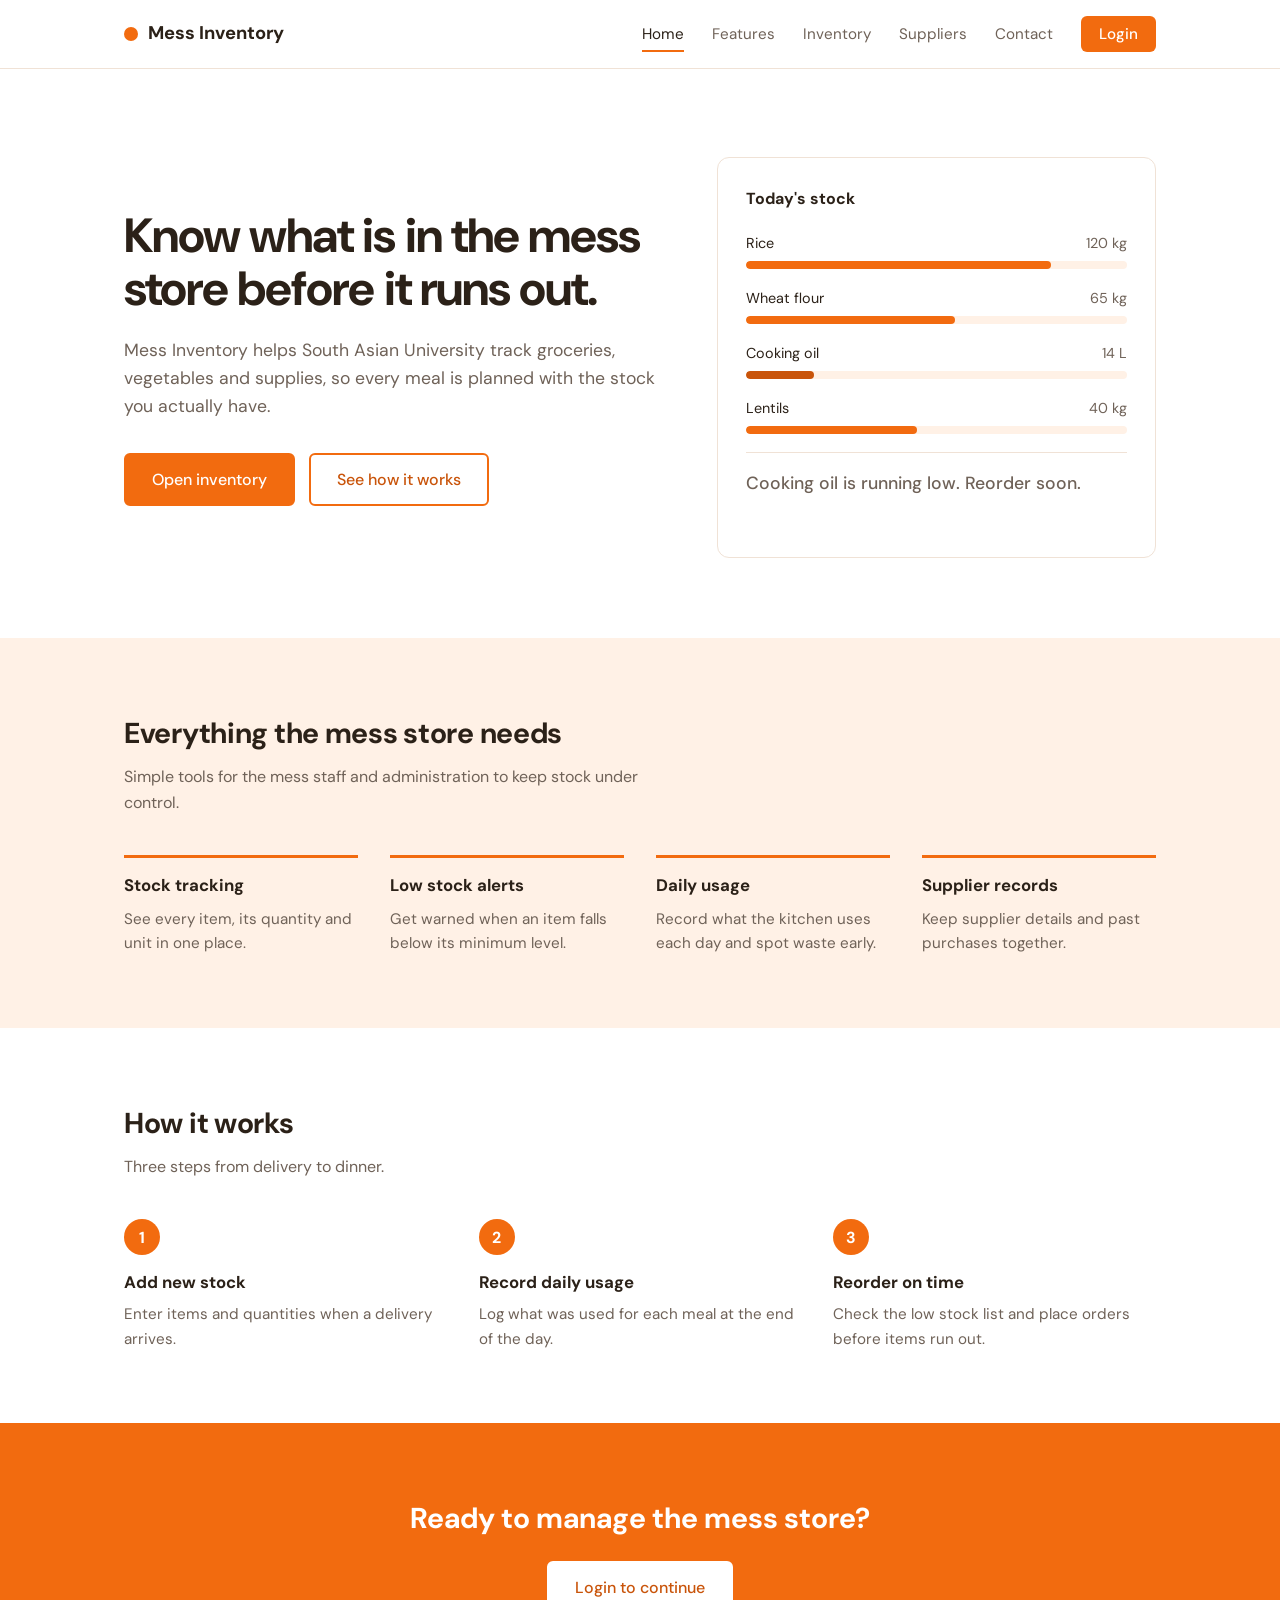
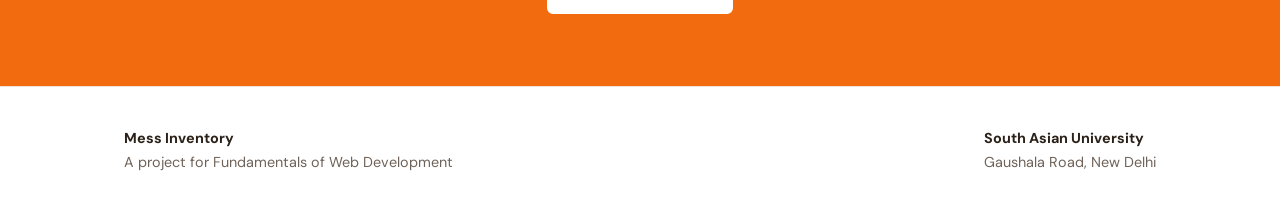
<file: index.html>
<!DOCTYPE html>
<html lang="en">
<head>
  <meta charset="UTF-8">
  <meta name="viewport" content="width=device-width, initial-scale=1">
  <title>Mess Inventory | South Asian University</title>
  <link rel="preconnect" href="https://fonts.googleapis.com">
  <link href="https://fonts.googleapis.com/css2?family=DM+Sans:wght@400;500;700&display=swap" rel="stylesheet">
  <link rel="stylesheet" href="css/style.css">
  <script src="auth.js"></script>
</head>
<body>

    <header class="navbar">
    <nav class="container nav-inner" aria-label="Main navigation">
      <a href="index.html" class="brand"><span class="brand-mark"></span>Mess Inventory</a>
      <ul class="nav-links">
        <li><a href="index.html" class="active">Home</a></li>
        <li><a href="index.html#features">Features</a></li>
        <li><a href="inventory.html">Inventory</a></li>
        <li><a href="suppliers.html">Suppliers</a></li>
        <li><a href="contact.html">Contact</a></li>
        <li><a href="login.html" id="auth-link" class="login">Login</a></li>
      </ul>
    </nav>
  </header>

  <main>
    <section class="hero">
      <div class="container hero-grid">
        <div>
          <h1>Know what is in the mess store before it runs out.</h1>
          <p>Mess Inventory helps South Asian University track groceries, vegetables and supplies, so every meal is planned with the stock you actually have.</p>
          <div class="btn-row">
            <a href="inventory.html" class="btn btn-primary">Open inventory</a>
            <a href="#how-it-works" class="btn btn-outline">See how it works</a>
          </div>
        </div>

        <aside class="panel" aria-label="Sample stock levels">
          <h2>Today's stock</h2>
          <div class="stock">
            <div class="stock-head"><span>Rice</span><span>120 kg</span></div>
            <div class="bar"><i style="width: 80%"></i></div>
          </div>
          <div class="stock">
            <div class="stock-head"><span>Wheat flour</span><span>65 kg</span></div>
            <div class="bar"><i style="width: 55%"></i></div>
          </div>
          <div class="stock">
            <div class="stock-head"><span>Cooking oil</span><span>14 L</span></div>
            <div class="bar low"><i style="width: 18%"></i></div>
          </div>
          <div class="stock">
            <div class="stock-head"><span>Lentils</span><span>40 kg</span></div>
            <div class="bar"><i style="width: 45%"></i></div>
          </div>
          <p class="panel-note">Cooking oil is running low. Reorder soon.</p>
        </aside>
      </div>
    </section>

    <section class="features" id="features">
      <div class="container">
        <h2 class="section-title">Everything the mess store needs</h2>
        <p class="section-sub">Simple tools for the mess staff and administration to keep stock under control.</p>
        <div class="feature-grid">
          <article class="feature">
            <h3>Stock tracking</h3>
            <p>See every item, its quantity and unit in one place.</p>
          </article>
          <article class="feature">
            <h3>Low stock alerts</h3>
            <p>Get warned when an item falls below its minimum level.</p>
          </article>
          <article class="feature">
            <h3>Daily usage</h3>
            <p>Record what the kitchen uses each day and spot waste early.</p>
          </article>
          <article class="feature">
            <h3>Supplier records</h3>
            <p>Keep supplier details and past purchases together.</p>
          </article>
        </div>
      </div>
    </section>

    <section id="how-it-works">
      <div class="container">
        <h2 class="section-title">How it works</h2>
        <p class="section-sub">Three steps from delivery to dinner.</p>
        <ol class="steps">
          <li>
            <h3>Add new stock</h3>
            <p>Enter items and quantities when a delivery arrives.</p>
          </li>
          <li>
            <h3>Record daily usage</h3>
            <p>Log what was used for each meal at the end of the day.</p>
          </li>
          <li>
            <h3>Reorder on time</h3>
            <p>Check the low stock list and place orders before items run out.</p>
          </li>
        </ol>
      </div>
    </section>

    <section class="cta" id="login">
      <div class="container">
        <h2>Ready to manage the mess store?</h2>
        <a href="login.html" class="btn" id="cta-link">Login to continue</a>
      </div>
    </section>
  </main>

  <footer id="contact">
    <div class="container footer-inner">
      <div>
        <strong>Mess Inventory</strong><br>
        A project for Fundamentals of Web Development
      </div>
      <div>
        <strong>South Asian University</strong><br>
        Gaushala Road, New Delhi
      </div>
    </div>
  </footer>

  </body>
</html>
</file>
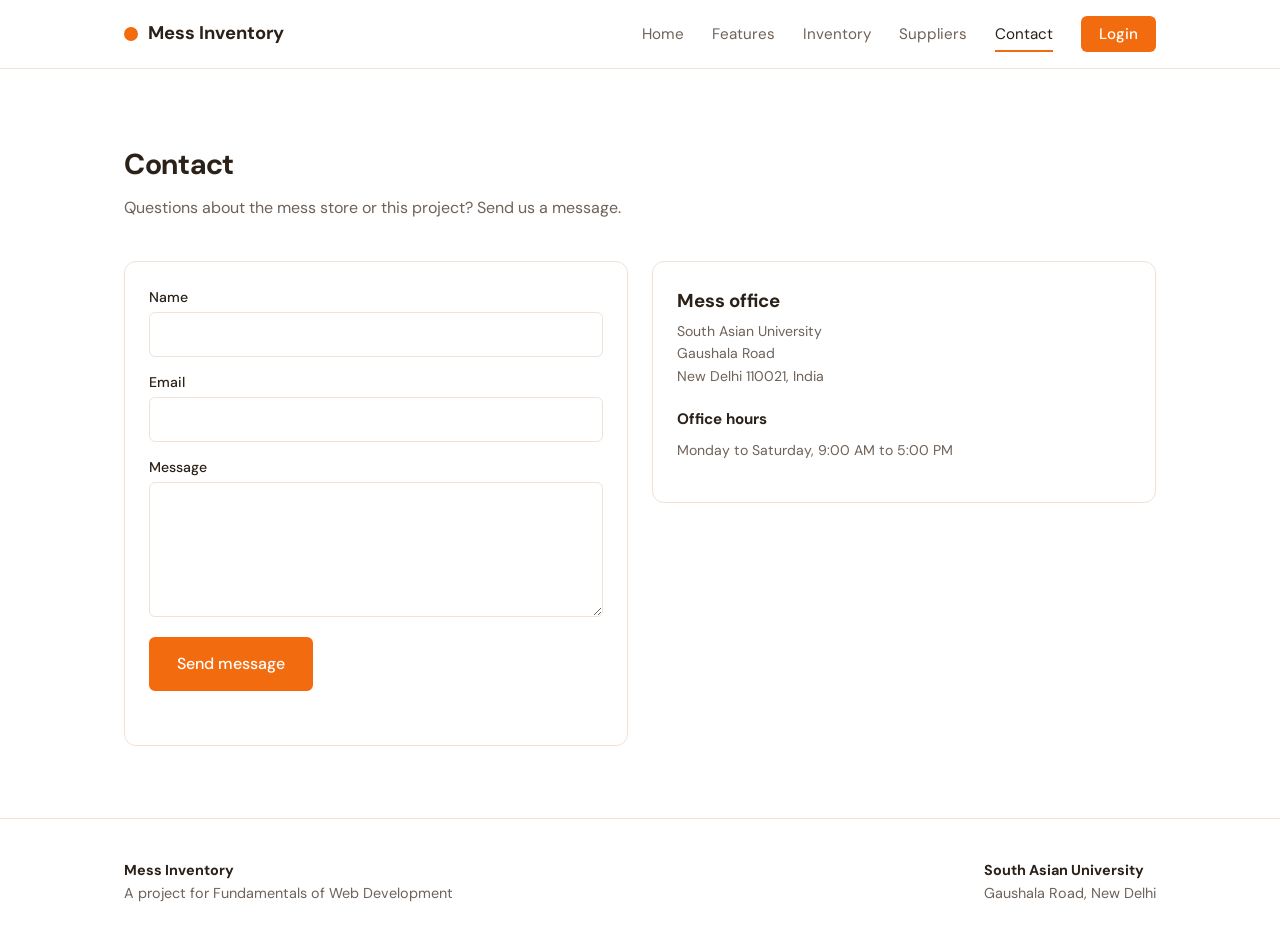
<file: contact.html>
<!DOCTYPE html>
<html lang="en">
<head>
  <meta charset="UTF-8">
  <meta name="viewport" content="width=device-width, initial-scale=1">
  <title>Contact | Mess Inventory</title>
  <link rel="preconnect" href="https://fonts.googleapis.com">
  <link href="https://fonts.googleapis.com/css2?family=DM+Sans:wght@400;500;700&display=swap" rel="stylesheet">
  <link rel="stylesheet" href="style.css">
  <script src="auth.js"></script>
</head>
<body>
  <header class="navbar">
    <nav class="container nav-inner" aria-label="Main navigation">
      <a href="index.html" class="brand"><span class="brand-mark"></span>Mess Inventory</a>
      <ul class="nav-links">
        <li><a href="index.html">Home</a></li>
        <li><a href="index.html#features">Features</a></li>
        <li><a href="inventory.html">Inventory</a></li>
        <li><a href="suppliers.html">Suppliers</a></li>
        <li><a href="contact.html" class="active">Contact</a></li>
        <li><a href="login.html" id="auth-link" class="login">Login</a></li>
      </ul>
    </nav>
  </header>

  <main>
    <section>
      <div class="container">
        <h2 class="section-title">Contact</h2>
        <p class="section-sub">Questions about the mess store or this project? Send us a message.</p>
        <div class="forms-grid">
          <form id="contact-form" class="card" novalidate>
            <label>Name <input type="text" id="c-name" required></label>
            <label>Email <input type="email" id="c-email" required></label>
            <label>Message <textarea id="c-msg" rows="5" required></textarea></label>
            <button type="submit" class="btn btn-primary">Send message</button>
            <p class="form-msg" id="c-status" role="status"></p>
          </form>
          <div class="card">
            <h3>Mess office</h3>
            <p class="hint">South Asian University<br>Gaushala Road<br>New Delhi 110021, India</p>
            <h4>Office hours</h4>
            <p class="hint">Monday to Saturday, 9:00 AM to 5:00 PM</p>
          </div>
        </div>
      </div>
    </section>
  </main>

  <footer id="contact">
    <div class="container footer-inner">
      <div><strong>Mess Inventory</strong><br>A project for Fundamentals of Web Development</div>
      <div><strong>South Asian University</strong><br>Gaushala Road, New Delhi</div>
    </div>
  </footer>

  <script src="contact.js"></script>
</body>
</html>
</file>
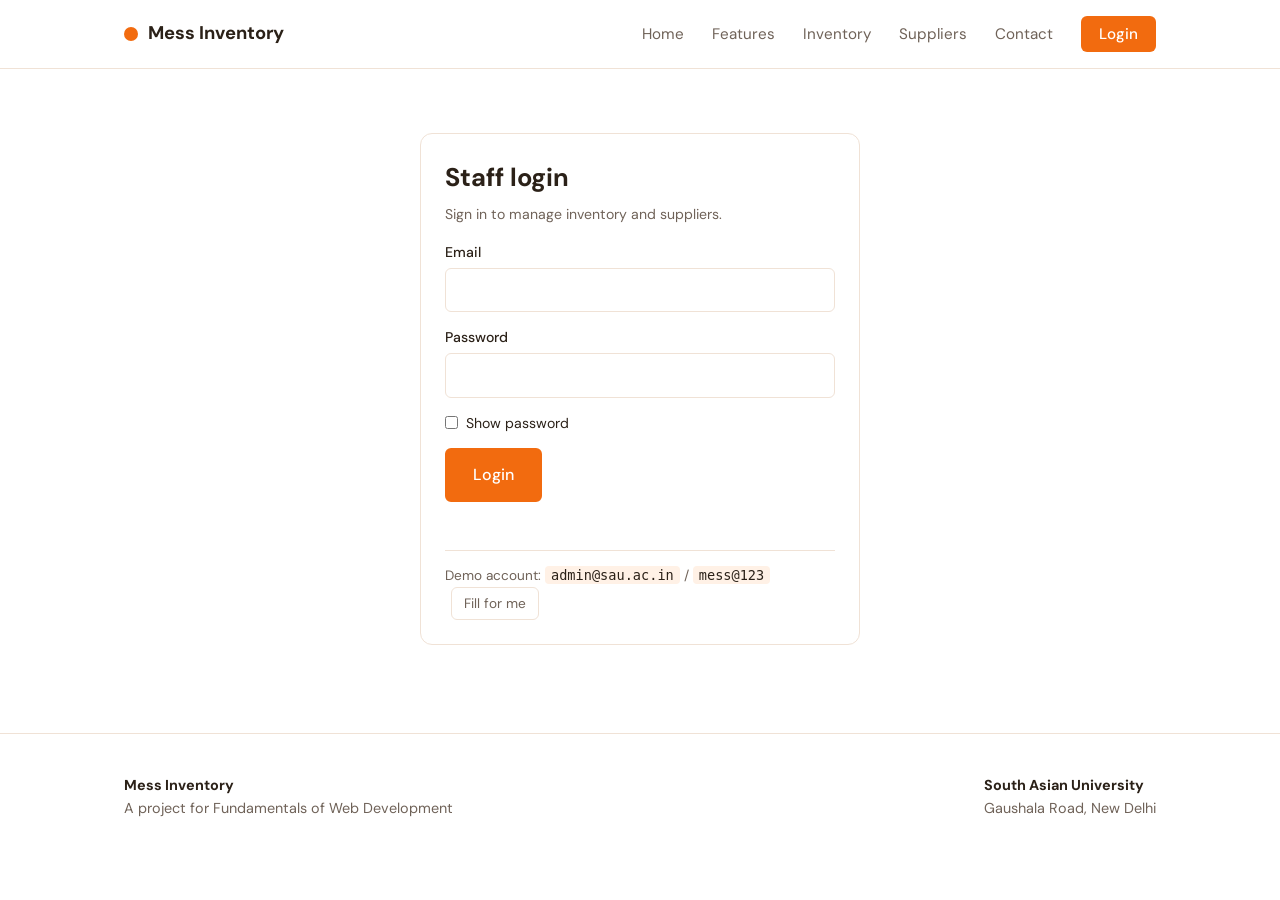
<file: inventory.html>
<!DOCTYPE html>
<html lang="en" data-protected>
<head>
  <meta charset="UTF-8">
  <meta name="viewport" content="width=device-width, initial-scale=1">
  <title>Inventory | Mess Inventory</title>
  <link rel="preconnect" href="https://fonts.googleapis.com">
  <link href="https://fonts.googleapis.com/css2?family=DM+Sans:wght@400;500;700&display=swap" rel="stylesheet">
  <link rel="stylesheet" href="style.css">
  <script src="auth.js"></script>
</head>
<body>
  <header class="navbar">
    <nav class="container nav-inner" aria-label="Main navigation">
      <a href="index.html" class="brand"><span class="brand-mark"></span>Mess Inventory</a>
      <ul class="nav-links">
        <li><a href="index.html">Home</a></li>
        <li><a href="index.html#features">Features</a></li>
        <li><a href="inventory.html" class="active">Inventory</a></li>
        <li><a href="suppliers.html">Suppliers</a></li>
        <li><a href="contact.html">Contact</a></li>
        <li><a href="login.html" id="auth-link" class="login">Login</a></li>
      </ul>
    </nav>
  </header>

  <main>
    <section class="manager" id="manager">
      <div class="container">
        <h2 class="section-title">Inventory manager</h2>
        <p class="section-sub">Add stock, watch low levels and log daily usage. Data is saved in this browser.</p>

        <div class="stats">
          <div class="stat"><strong id="stat-total">0</strong><span>Items in store</span></div>
          <div class="stat"><strong id="stat-low">0</strong><span>Low or out of stock</span></div>
          <div class="stat"><strong id="stat-used">0</strong><span>Usage entries today</span></div>
        </div>

        <div class="alert" id="alert" role="status" hidden></div>

        <div class="toolbar">
          <input type="search" id="search" placeholder="Search items" aria-label="Search items">
          <select id="filter" aria-label="Filter items">
            <option value="all">All items</option>
            <option value="low">Low stock only</option>
          </select>
        </div>

        <div class="table-wrap">
          <table>
            <thead>
              <tr><th>Item</th><th>Quantity</th><th>Minimum</th><th>Status</th><th><span class="sr-only">Actions</span></th></tr>
            </thead>
            <tbody id="inventory-body"></tbody>
          </table>
        </div>

        <div class="forms-grid">
          <form id="add-form" class="card" novalidate>
            <h3>Add stock</h3>
            <p class="hint">Entering an existing item name adds to its quantity.</p>
            <label>Item name <input type="text" id="add-name" required></label>
            <div class="row">
              <label>Quantity <input type="number" id="add-qty" min="0" step="any" required></label>
              <label>Unit
                <select id="add-unit">
                  <option>kg</option><option>g</option><option>L</option><option>ml</option><option>pcs</option><option>packs</option>
                </select>
              </label>
              <label>Minimum level <input type="number" id="add-min" min="0" step="any" value="0"></label>
            </div>
            <button type="submit" class="btn btn-primary">Add to store</button>
            <p class="form-msg" id="add-msg" role="status"></p>
          </form>

          <form id="usage-form" class="card" novalidate>
            <h3>Log daily usage</h3>
            <p class="hint">Quantity used is deducted from stock automatically.</p>
            <label>Item <select id="use-item"></select></label>
            <label>Quantity used <input type="number" id="use-qty" min="0" step="any" required></label>
            <button type="submit" class="btn btn-primary">Record usage</button>
            <p class="form-msg" id="use-msg" role="status"></p>
            <h4>Today's usage</h4>
            <ul class="usage-list" id="usage-list"></ul>
          </form>
        </div>
      </div>
    </section>
  </main>

  <footer id="contact">
    <div class="container footer-inner">
      <div><strong>Mess Inventory</strong><br>A project for Fundamentals of Web Development</div>
      <div><strong>South Asian University</strong><br>Gaushala Road, New Delhi</div>
    </div>
  </footer>

  <script src="script.js"></script>
</body>
</html>
</file>
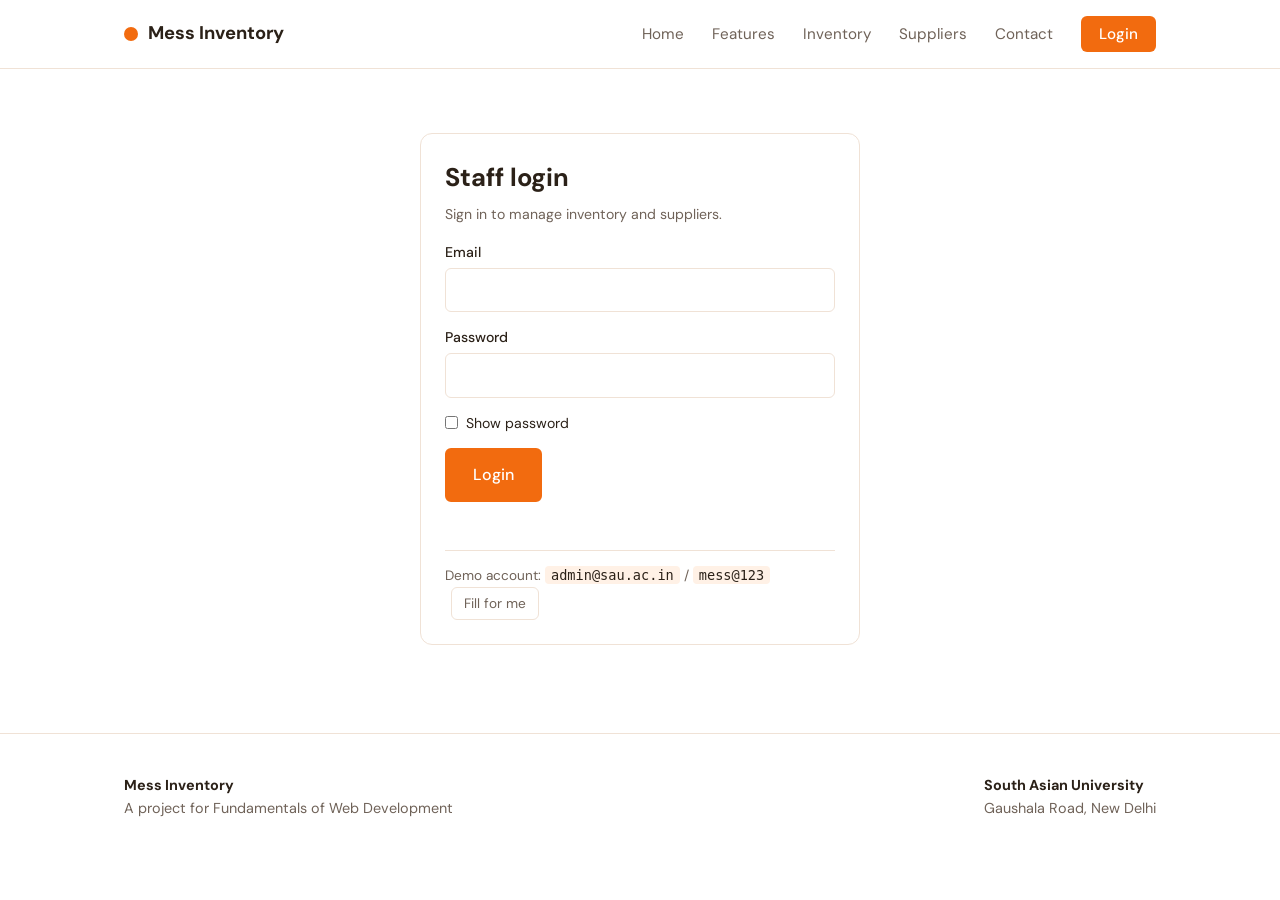
<file: login.html>
<!DOCTYPE html>
<html lang="en">
<head>
  <meta charset="UTF-8">
  <meta name="viewport" content="width=device-width, initial-scale=1">
  <title>Login | Mess Inventory</title>
  <link rel="preconnect" href="https://fonts.googleapis.com">
  <link href="https://fonts.googleapis.com/css2?family=DM+Sans:wght@400;500;700&display=swap" rel="stylesheet">
  <link rel="stylesheet" href="style.css">
  <script src="auth.js"></script>
</head>
<body>
  <header class="navbar">
    <nav class="container nav-inner" aria-label="Main navigation">
      <a href="index.html" class="brand"><span class="brand-mark"></span>Mess Inventory</a>
      <ul class="nav-links">
        <li><a href="index.html">Home</a></li>
        <li><a href="index.html#features">Features</a></li>
        <li><a href="inventory.html">Inventory</a></li>
        <li><a href="suppliers.html">Suppliers</a></li>
        <li><a href="contact.html">Contact</a></li>
        <li><a href="login.html" id="auth-link" class="login">Login</a></li>
      </ul>
    </nav>
  </header>

  <main>
    <section class="auth">
      <div class="container">
        <form id="login-form" class="card auth-card" novalidate>
          <h1>Staff login</h1>
          <p class="hint">Sign in to manage inventory and suppliers.</p>
          <label>Email <input type="email" id="login-email" autocomplete="username" required></label>
          <label>Password <input type="password" id="login-pass" autocomplete="current-password" required></label>
          <label class="check"><input type="checkbox" id="show-pass"> Show password</label>
          <button type="submit" class="btn btn-primary">Login</button>
          <p class="form-msg" id="login-msg" role="alert"></p>
          <p class="demo">Demo account: <code>admin@sau.ac.in</code> / <code>mess@123</code>
            <button type="button" class="btn-small" id="fill-demo">Fill for me</button></p>
        </form>
      </div>
    </section>
  </main>

  <footer id="contact">
    <div class="container footer-inner">
      <div><strong>Mess Inventory</strong><br>A project for Fundamentals of Web Development</div>
      <div><strong>South Asian University</strong><br>Gaushala Road, New Delhi</div>
    </div>
  </footer>

  <script src="login.js"></script>
</body>
</html>
</file>
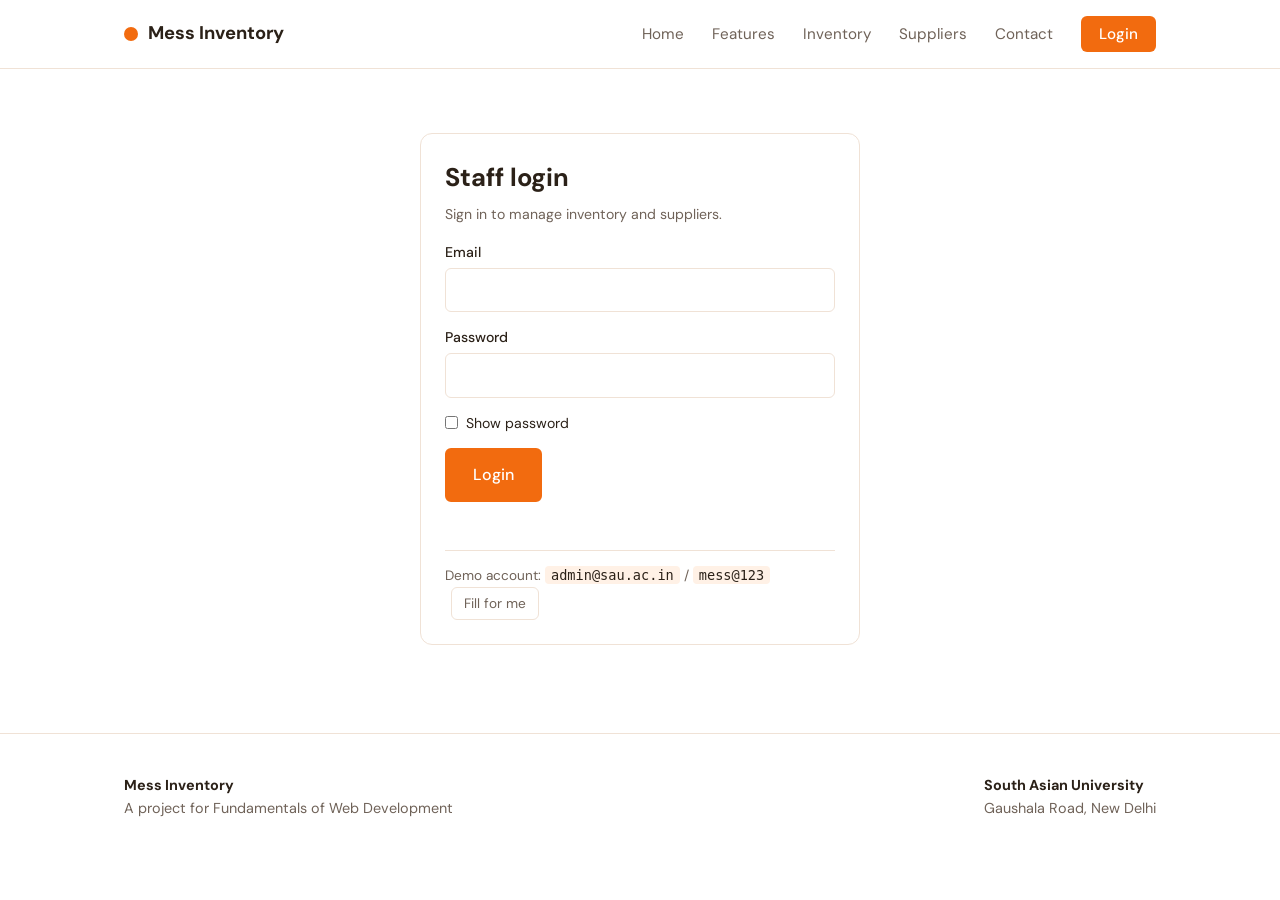
<file: suppliers.html>
<!DOCTYPE html>
<html lang="en" data-protected>
<head>
  <meta charset="UTF-8">
  <meta name="viewport" content="width=device-width, initial-scale=1">
  <title>Suppliers | Mess Inventory</title>
  <link rel="preconnect" href="https://fonts.googleapis.com">
  <link href="https://fonts.googleapis.com/css2?family=DM+Sans:wght@400;500;700&display=swap" rel="stylesheet">
  <link rel="stylesheet" href="style.css">
  <script src="auth.js"></script>
</head>
<body>
  <header class="navbar">
    <nav class="container nav-inner" aria-label="Main navigation">
      <a href="index.html" class="brand"><span class="brand-mark"></span>Mess Inventory</a>
      <ul class="nav-links">
        <li><a href="index.html">Home</a></li>
        <li><a href="index.html#features">Features</a></li>
        <li><a href="inventory.html">Inventory</a></li>
        <li><a href="suppliers.html" class="active">Suppliers</a></li>
        <li><a href="contact.html">Contact</a></li>
        <li><a href="login.html" id="auth-link" class="login">Login</a></li>
      </ul>
    </nav>
  </header>

  <main>
    <section>
      <div class="container">
        <h2 class="section-title">Supplier records</h2>
        <p class="section-sub">Keep supplier contacts and what they provide in one place. Data is saved in this browser.</p>
        <div class="toolbar"><input type="search" id="sup-search" placeholder="Search suppliers or items" aria-label="Search suppliers"></div>
        <div class="table-wrap">
          <table>
            <thead><tr><th>Supplier</th><th>Phone</th><th>Supplies</th><th><span class="sr-only">Actions</span></th></tr></thead>
            <tbody id="sup-body"></tbody>
          </table>
        </div>
        <form id="sup-form" class="card sup-form" novalidate>
          <h3>Add supplier</h3>
          <div class="row">
            <label>Supplier name <input type="text" id="sup-name" required></label>
            <label>Phone (10 digits) <input type="tel" id="sup-phone" inputmode="numeric" required></label>
            <label>Supplies <input type="text" id="sup-items" placeholder="e.g. Rice, flour" required></label>
          </div>
          <button type="submit" class="btn btn-primary">Save supplier</button>
          <p class="form-msg" id="sup-msg" role="status"></p>
        </form>
      </div>
    </section>
  </main>

  <footer id="contact">
    <div class="container footer-inner">
      <div><strong>Mess Inventory</strong><br>A project for Fundamentals of Web Development</div>
      <div><strong>South Asian University</strong><br>Gaushala Road, New Delhi</div>
    </div>
  </footer>

  <script src="suppliers.js"></script>
</body>
</html>
</file>
<file: css/style.css>
:root {
  --orange: #f26b0f;
  --orange-dark: #c9540a;
  --orange-soft: #fff1e6;
  --ink: #2b2118;
  --muted: #6f6258;
  --line: #f0e2d6;
  --white: #ffffff;
}

* { box-sizing: border-box; margin: 0; padding: 0; }

html { scroll-behavior: smooth; }

body {
  font-family: "DM Sans", "Segoe UI", Arial, sans-serif;
  color: var(--ink);
  background: var(--white);
  line-height: 1.6;
}

a { color: inherit; text-decoration: none; }

:focus-visible { outline: 3px solid var(--orange); outline-offset: 3px; }

.container { max-width: 1080px; margin: 0 auto; padding: 0 24px; }

/* Navigation */
.navbar {
  position: sticky; top: 0; z-index: 10;
  background: var(--white);
  border-bottom: 1px solid var(--line);
}
.nav-inner {
  display: flex; align-items: center; justify-content: space-between;
  height: 68px;
}
.brand { font-weight: 700; font-size: 1.15rem; display: flex; align-items: center; gap: 10px; }
.brand-mark { width: 14px; height: 14px; background: var(--orange); border-radius: 50%; }
.nav-links { display: flex; align-items: center; gap: 28px; list-style: none; }
.nav-links a { color: var(--muted); font-size: 0.95rem; padding: 6px 0; border-bottom: 2px solid transparent; }
.nav-links a:hover, .nav-links a.active { color: var(--ink); border-bottom-color: var(--orange); }
.nav-links a.login {
  background: var(--orange); color: var(--white); padding: 8px 18px;
  border-radius: 6px; border-bottom: none; font-weight: 500;
}
.nav-links a.login:hover { background: var(--orange-dark); }

/* Hero */
.hero { padding: 88px 0 80px; }
.hero-grid { display: grid; grid-template-columns: 1.1fr 0.9fr; gap: 56px; align-items: center; }
.hero h1 { font-size: 3rem; line-height: 1.12; letter-spacing: -0.02em; margin-bottom: 20px; }
.hero p { color: var(--muted); font-size: 1.1rem; max-width: 46ch; margin-bottom: 32px; }
.btn-row { display: flex; gap: 14px; flex-wrap: wrap; }
.btn {
  display: inline-block; padding: 12px 26px; border-radius: 6px;
  font-weight: 500; border: 2px solid var(--orange);
}
.btn-primary { background: var(--orange); color: var(--white); }
.btn-primary:hover { background: var(--orange-dark); border-color: var(--orange-dark); }
.btn-outline { color: var(--orange-dark); }
.btn-outline:hover { background: var(--orange-soft); }

/* Stock panel */
.panel { border: 1px solid var(--line); border-radius: 12px; padding: 28px; background: var(--white); }
.panel h2 { font-size: 1rem; margin-bottom: 20px; }
.stock { margin-bottom: 18px; }
.stock-head { display: flex; justify-content: space-between; font-size: 0.9rem; margin-bottom: 6px; }
.stock-head span:last-child { color: var(--muted); }
.bar { height: 8px; background: var(--orange-soft); border-radius: 4px; overflow: hidden; }
.bar i { display: block; height: 100%; background: var(--orange); border-radius: 4px; }
.bar.low i { background: var(--orange-dark); }
.panel-note {
  margin-top: 8px; padding-top: 16px; border-top: 1px solid var(--line);
  font-size: 0.88rem; color: var(--orange-dark); font-weight: 500;
}

/* Sections */
section { padding: 72px 0; }
.section-title { font-size: 1.8rem; letter-spacing: -0.01em; margin-bottom: 8px; }
.section-sub { color: var(--muted); margin-bottom: 40px; max-width: 52ch; }

/* Features */
.features { background: var(--orange-soft); }
.feature-grid { display: grid; grid-template-columns: repeat(4, 1fr); gap: 32px; }
.feature h3 { font-size: 1.05rem; margin-bottom: 8px; padding-top: 14px; border-top: 3px solid var(--orange); }
.feature p { color: var(--muted); font-size: 0.95rem; }

/* Steps */
.steps { list-style: none; display: grid; grid-template-columns: repeat(3, 1fr); gap: 32px; counter-reset: step; }
.steps li { counter-increment: step; }
.steps li::before {
  content: counter(step); display: flex; align-items: center; justify-content: center;
  width: 36px; height: 36px; border-radius: 50%; margin-bottom: 14px;
  background: var(--orange); color: var(--white); font-weight: 700;
}
.steps h3 { font-size: 1.05rem; margin-bottom: 6px; }
.steps p { color: var(--muted); font-size: 0.95rem; }

/* Call to action */
.cta { background: var(--orange); color: var(--white); text-align: center; }
.cta h2 { font-size: 1.8rem; margin-bottom: 20px; }
.cta .btn { background: var(--white); color: var(--orange-dark); border-color: var(--white); }
.cta .btn:hover { background: var(--orange-soft); }

/* Footer */
footer { padding: 40px 0; border-top: 1px solid var(--line); color: var(--muted); font-size: 0.9rem; }
.footer-inner { display: flex; justify-content: space-between; gap: 24px; flex-wrap: wrap; }
footer strong { color: var(--ink); }

/* Responsive */
@media (max-width: 900px) {
  .hero-grid { grid-template-columns: 1fr; }
  .feature-grid { grid-template-columns: repeat(2, 1fr); }
  .steps { grid-template-columns: 1fr; }
}
@media (max-width: 720px) {
  .nav-inner { height: auto; padding: 14px 0; flex-direction: column; gap: 12px; }
  .nav-links { gap: 16px; flex-wrap: wrap; justify-content: center; }
  .hero { padding: 56px 0; }
  .hero h1 { font-size: 2.2rem; }
  .feature-grid { grid-template-columns: 1fr; }
}

/* ---------- Inventory manager ---------- */
.sr-only { position: absolute; width: 1px; height: 1px; overflow: hidden; clip: rect(0 0 0 0); white-space: nowrap; }

.stats { display: grid; grid-template-columns: repeat(3, 1fr); gap: 20px; margin-bottom: 24px; }
.stat { border: 1px solid var(--line); border-radius: 10px; padding: 18px 20px; }
.stat strong { display: block; font-size: 2rem; line-height: 1.1; color: var(--orange-dark); }
.stat span { color: var(--muted); font-size: 0.9rem; }

.alert {
  background: var(--orange-soft); border: 1px solid var(--orange); border-left-width: 6px;
  border-radius: 8px; padding: 14px 18px; margin-bottom: 24px; color: var(--ink);
}
.alert strong { color: var(--orange-dark); }
.alert ul { margin: 6px 0 0 20px; font-size: 0.95rem; }

.toolbar { display: flex; gap: 12px; margin-bottom: 16px; flex-wrap: wrap; }
.toolbar input { flex: 1; min-width: 200px; }
input, select {
  font: inherit; padding: 10px 12px; border: 1px solid var(--line); border-radius: 6px;
  background: var(--white); color: var(--ink); width: 100%;
}
.toolbar select { width: auto; }

.table-wrap { overflow-x: auto; border: 1px solid var(--line); border-radius: 10px; margin-bottom: 32px; }
table { width: 100%; border-collapse: collapse; font-size: 0.95rem; }
th, td { text-align: left; padding: 12px 16px; border-bottom: 1px solid var(--line); }
th { background: var(--orange-soft); font-size: 0.85rem; text-transform: uppercase; letter-spacing: 0.04em; color: var(--muted); }
tbody tr:last-child td { border-bottom: none; }
tr.is-low td:first-child { box-shadow: inset 4px 0 0 var(--orange-dark); }
.empty { text-align: center; color: var(--muted); padding: 24px; }

.pill { display: inline-block; padding: 2px 10px; border-radius: 999px; font-size: 0.8rem; font-weight: 500; }
.pill.ok { background: #e7f5e9; color: #1e6b2e; }
.pill.low { background: var(--orange-soft); color: var(--orange-dark); }
.pill.out { background: #fde8e8; color: #a11d1d; }

.btn-small { font: inherit; font-size: 0.85rem; padding: 5px 12px; border-radius: 6px; border: 1px solid var(--line); background: var(--white); color: var(--muted); cursor: pointer; }
.btn-small:hover { border-color: var(--orange-dark); color: var(--orange-dark); }
button.btn { font: inherit; font-weight: 500; cursor: pointer; }

.forms-grid { display: grid; grid-template-columns: 1fr 1fr; gap: 24px; align-items: start; }
.card { border: 1px solid var(--line); border-radius: 12px; padding: 24px; }
.card h3 { margin-bottom: 4px; }
.card h4 { margin: 20px 0 8px; font-size: 0.95rem; }
.hint { color: var(--muted); font-size: 0.88rem; margin-bottom: 16px; }
.card label { display: block; font-size: 0.88rem; font-weight: 500; margin-bottom: 14px; }
.card label input, .card label select { margin-top: 4px; font-weight: 400; }
.row { display: grid; grid-template-columns: 1fr 1fr 1fr; gap: 12px; }
.form-msg { margin-top: 10px; font-size: 0.9rem; min-height: 1.4em; }
.form-msg.error { color: #a11d1d; }
.form-msg.success { color: #1e6b2e; }
.usage-list { list-style: none; font-size: 0.9rem; color: var(--muted); }
.usage-list li { display: flex; justify-content: space-between; padding: 6px 0; border-bottom: 1px solid var(--line); }
.usage-list li:last-child { border-bottom: none; }

@media (max-width: 900px) {
  .forms-grid { grid-template-columns: 1fr; }
}
@media (max-width: 720px) {
  .stats { grid-template-columns: 1fr; }
  .row { grid-template-columns: 1fr; }
}

/* ---------- Extra pages ---------- */
.auth { padding: 64px 0 88px; }
.auth-card { max-width: 440px; margin: 0 auto; }
.auth-card h1 { font-size: 1.6rem; margin-bottom: 4px; }
.card label.check { display: flex; align-items: center; gap: 8px; font-weight: 400; }
.card label.check input { width: auto; margin: 0; }
.demo { margin-top: 18px; padding-top: 14px; border-top: 1px solid var(--line); font-size: 0.85rem; color: var(--muted); }
.demo code { background: var(--orange-soft); padding: 1px 6px; border-radius: 4px; color: var(--ink); }
.demo .btn-small { margin-left: 6px; }
textarea {
  font: inherit; padding: 10px 12px; border: 1px solid var(--line); border-radius: 6px;
  background: var(--white); color: var(--ink); width: 100%; resize: vertical; margin-top: 4px; font-weight: 400;
}
.sup-form .row { margin-bottom: 4px; }
td a { color: var(--orange-dark); }
td a:hover { text-decoration: underline; }
</file>
<file: style.css>
:root {
  --orange: #f26b0f;
  --orange-dark: #c9540a;
  --orange-soft: #fff1e6;
  --ink: #2b2118;
  --muted: #6f6258;
  --line: #f0e2d6;
  --white: #ffffff;
}

* { box-sizing: border-box; margin: 0; padding: 0; }

html { scroll-behavior: smooth; }

body {
  font-family: "DM Sans", "Segoe UI", Arial, sans-serif;
  color: var(--ink);
  background: var(--white);
  line-height: 1.6;
}

a { color: inherit; text-decoration: none; }

:focus-visible { outline: 3px solid var(--orange); outline-offset: 3px; }

.container { max-width: 1080px; margin: 0 auto; padding: 0 24px; }

/* Navigation */
.navbar {
  position: sticky; top: 0; z-index: 10;
  background: var(--white);
  border-bottom: 1px solid var(--line);
}
.nav-inner {
  display: flex; align-items: center; justify-content: space-between;
  height: 68px;
}
.brand { font-weight: 700; font-size: 1.15rem; display: flex; align-items: center; gap: 10px; }
.brand-mark { width: 14px; height: 14px; background: var(--orange); border-radius: 50%; }
.nav-links { display: flex; align-items: center; gap: 28px; list-style: none; }
.nav-links a { color: var(--muted); font-size: 0.95rem; padding: 6px 0; border-bottom: 2px solid transparent; }
.nav-links a:hover, .nav-links a.active { color: var(--ink); border-bottom-color: var(--orange); }
.nav-links a.login {
  background: var(--orange); color: var(--white); padding: 8px 18px;
  border-radius: 6px; border-bottom: none; font-weight: 500;
}
.nav-links a.login:hover { background: var(--orange-dark); }

/* Hero */
.hero { padding: 88px 0 80px; }
.hero-grid { display: grid; grid-template-columns: 1.1fr 0.9fr; gap: 56px; align-items: center; }
.hero h1 { font-size: 3rem; line-height: 1.12; letter-spacing: -0.02em; margin-bottom: 20px; }
.hero p { color: var(--muted); font-size: 1.1rem; max-width: 46ch; margin-bottom: 32px; }
.btn-row { display: flex; gap: 14px; flex-wrap: wrap; }
.btn {
  display: inline-block; padding: 12px 26px; border-radius: 6px;
  font-weight: 500; border: 2px solid var(--orange);
}
.btn-primary { background: var(--orange); color: var(--white); }
.btn-primary:hover { background: var(--orange-dark); border-color: var(--orange-dark); }
.btn-outline { color: var(--orange-dark); }
.btn-outline:hover { background: var(--orange-soft); }

/* Stock panel */
.panel { border: 1px solid var(--line); border-radius: 12px; padding: 28px; background: var(--white); }
.panel h2 { font-size: 1rem; margin-bottom: 20px; }
.stock { margin-bottom: 18px; }
.stock-head { display: flex; justify-content: space-between; font-size: 0.9rem; margin-bottom: 6px; }
.stock-head span:last-child { color: var(--muted); }
.bar { height: 8px; background: var(--orange-soft); border-radius: 4px; overflow: hidden; }
.bar i { display: block; height: 100%; background: var(--orange); border-radius: 4px; }
.bar.low i { background: var(--orange-dark); }
.panel-note {
  margin-top: 8px; padding-top: 16px; border-top: 1px solid var(--line);
  font-size: 0.88rem; color: var(--orange-dark); font-weight: 500;
}

/* Sections */
section { padding: 72px 0; }
.section-title { font-size: 1.8rem; letter-spacing: -0.01em; margin-bottom: 8px; }
.section-sub { color: var(--muted); margin-bottom: 40px; max-width: 52ch; }

/* Features */
.features { background: var(--orange-soft); }
.feature-grid { display: grid; grid-template-columns: repeat(4, 1fr); gap: 32px; }
.feature h3 { font-size: 1.05rem; margin-bottom: 8px; padding-top: 14px; border-top: 3px solid var(--orange); }
.feature p { color: var(--muted); font-size: 0.95rem; }

/* Steps */
.steps { list-style: none; display: grid; grid-template-columns: repeat(3, 1fr); gap: 32px; counter-reset: step; }
.steps li { counter-increment: step; }
.steps li::before {
  content: counter(step); display: flex; align-items: center; justify-content: center;
  width: 36px; height: 36px; border-radius: 50%; margin-bottom: 14px;
  background: var(--orange); color: var(--white); font-weight: 700;
}
.steps h3 { font-size: 1.05rem; margin-bottom: 6px; }
.steps p { color: var(--muted); font-size: 0.95rem; }

/* Call to action */
.cta { background: var(--orange); color: var(--white); text-align: center; }
.cta h2 { font-size: 1.8rem; margin-bottom: 20px; }
.cta .btn { background: var(--white); color: var(--orange-dark); border-color: var(--white); }
.cta .btn:hover { background: var(--orange-soft); }

/* Footer */
footer { padding: 40px 0; border-top: 1px solid var(--line); color: var(--muted); font-size: 0.9rem; }
.footer-inner { display: flex; justify-content: space-between; gap: 24px; flex-wrap: wrap; }
footer strong { color: var(--ink); }

/* Responsive */
@media (max-width: 900px) {
  .hero-grid { grid-template-columns: 1fr; }
  .feature-grid { grid-template-columns: repeat(2, 1fr); }
  .steps { grid-template-columns: 1fr; }
}
@media (max-width: 720px) {
  .nav-inner { height: auto; padding: 14px 0; flex-direction: column; gap: 12px; }
  .nav-links { gap: 16px; flex-wrap: wrap; justify-content: center; }
  .hero { padding: 56px 0; }
  .hero h1 { font-size: 2.2rem; }
  .feature-grid { grid-template-columns: 1fr; }
}

/* ---------- Inventory manager ---------- */
.sr-only { position: absolute; width: 1px; height: 1px; overflow: hidden; clip: rect(0 0 0 0); white-space: nowrap; }

.stats { display: grid; grid-template-columns: repeat(3, 1fr); gap: 20px; margin-bottom: 24px; }
.stat { border: 1px solid var(--line); border-radius: 10px; padding: 18px 20px; }
.stat strong { display: block; font-size: 2rem; line-height: 1.1; color: var(--orange-dark); }
.stat span { color: var(--muted); font-size: 0.9rem; }

.alert {
  background: var(--orange-soft); border: 1px solid var(--orange); border-left-width: 6px;
  border-radius: 8px; padding: 14px 18px; margin-bottom: 24px; color: var(--ink);
}
.alert strong { color: var(--orange-dark); }
.alert ul { margin: 6px 0 0 20px; font-size: 0.95rem; }

.toolbar { display: flex; gap: 12px; margin-bottom: 16px; flex-wrap: wrap; }
.toolbar input { flex: 1; min-width: 200px; }
input, select {
  font: inherit; padding: 10px 12px; border: 1px solid var(--line); border-radius: 6px;
  background: var(--white); color: var(--ink); width: 100%;
}
.toolbar select { width: auto; }

.table-wrap { overflow-x: auto; border: 1px solid var(--line); border-radius: 10px; margin-bottom: 32px; }
table { width: 100%; border-collapse: collapse; font-size: 0.95rem; }
th, td { text-align: left; padding: 12px 16px; border-bottom: 1px solid var(--line); }
th { background: var(--orange-soft); font-size: 0.85rem; text-transform: uppercase; letter-spacing: 0.04em; color: var(--muted); }
tbody tr:last-child td { border-bottom: none; }
tr.is-low td:first-child { box-shadow: inset 4px 0 0 var(--orange-dark); }
.empty { text-align: center; color: var(--muted); padding: 24px; }

.pill { display: inline-block; padding: 2px 10px; border-radius: 999px; font-size: 0.8rem; font-weight: 500; }
.pill.ok { background: #e7f5e9; color: #1e6b2e; }
.pill.low { background: var(--orange-soft); color: var(--orange-dark); }
.pill.out { background: #fde8e8; color: #a11d1d; }

.btn-small { font: inherit; font-size: 0.85rem; padding: 5px 12px; border-radius: 6px; border: 1px solid var(--line); background: var(--white); color: var(--muted); cursor: pointer; }
.btn-small:hover { border-color: var(--orange-dark); color: var(--orange-dark); }
button.btn { font: inherit; font-weight: 500; cursor: pointer; }

.forms-grid { display: grid; grid-template-columns: 1fr 1fr; gap: 24px; align-items: start; }
.card { border: 1px solid var(--line); border-radius: 12px; padding: 24px; }
.card h3 { margin-bottom: 4px; }
.card h4 { margin: 20px 0 8px; font-size: 0.95rem; }
.hint { color: var(--muted); font-size: 0.88rem; margin-bottom: 16px; }
.card label { display: block; font-size: 0.88rem; font-weight: 500; margin-bottom: 14px; }
.card label input, .card label select { margin-top: 4px; font-weight: 400; }
.row { display: grid; grid-template-columns: 1fr 1fr 1fr; gap: 12px; }
.form-msg { margin-top: 10px; font-size: 0.9rem; min-height: 1.4em; }
.form-msg.error { color: #a11d1d; }
.form-msg.success { color: #1e6b2e; }
.usage-list { list-style: none; font-size: 0.9rem; color: var(--muted); }
.usage-list li { display: flex; justify-content: space-between; padding: 6px 0; border-bottom: 1px solid var(--line); }
.usage-list li:last-child { border-bottom: none; }

@media (max-width: 900px) {
  .forms-grid { grid-template-columns: 1fr; }
}
@media (max-width: 720px) {
  .stats { grid-template-columns: 1fr; }
  .row { grid-template-columns: 1fr; }
}

/* ---------- Extra pages ---------- */
.auth { padding: 64px 0 88px; }
.auth-card { max-width: 440px; margin: 0 auto; }
.auth-card h1 { font-size: 1.6rem; margin-bottom: 4px; }
.card label.check { display: flex; align-items: center; gap: 8px; font-weight: 400; }
.card label.check input { width: auto; margin: 0; }
.demo { margin-top: 18px; padding-top: 14px; border-top: 1px solid var(--line); font-size: 0.85rem; color: var(--muted); }
.demo code { background: var(--orange-soft); padding: 1px 6px; border-radius: 4px; color: var(--ink); }
.demo .btn-small { margin-left: 6px; }
textarea {
  font: inherit; padding: 10px 12px; border: 1px solid var(--line); border-radius: 6px;
  background: var(--white); color: var(--ink); width: 100%; resize: vertical; margin-top: 4px; font-weight: 400;
}
.sup-form .row { margin-bottom: 4px; }
td a { color: var(--orange-dark); }
td a:hover { text-decoration: underline; }
</file>
